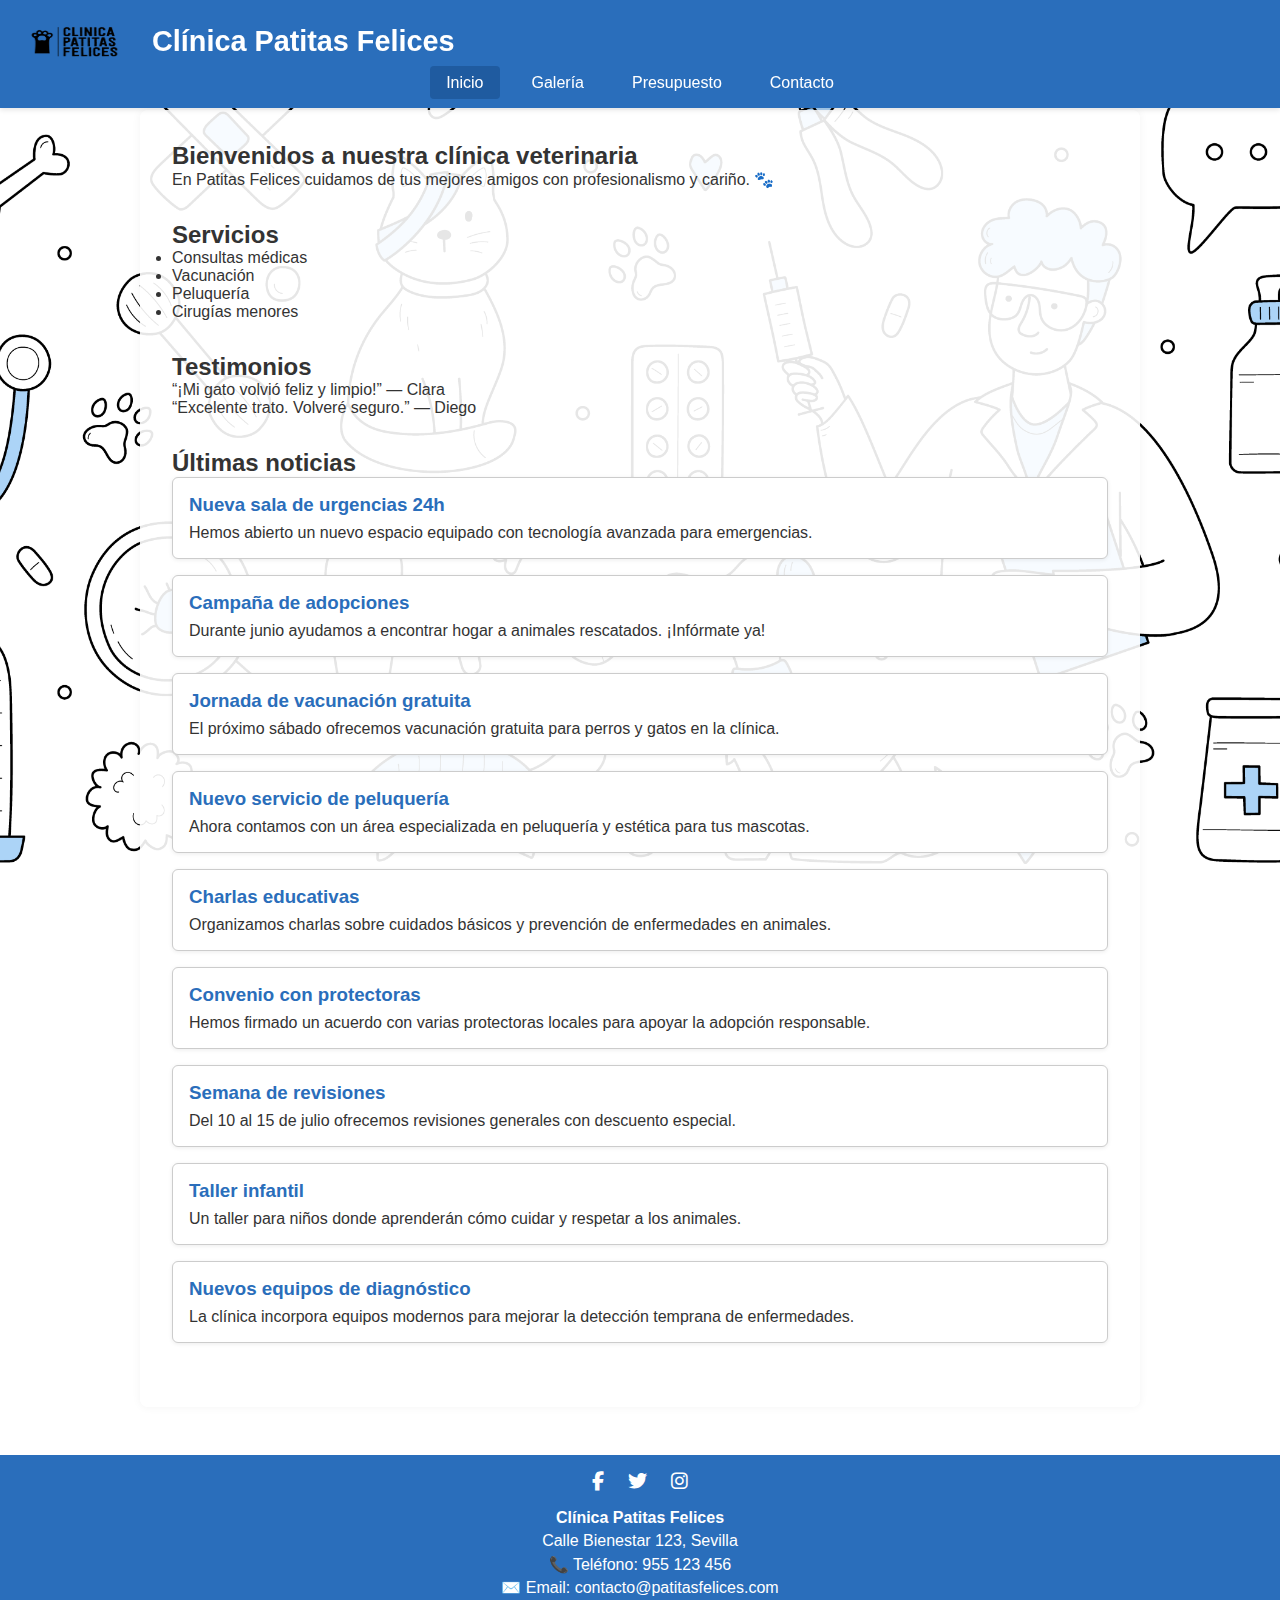
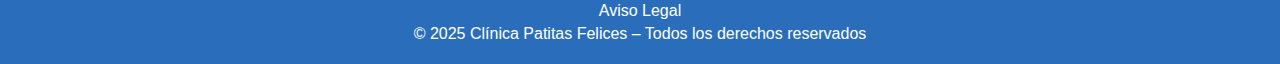
<file: index.html>
<!DOCTYPE html>
<html lang="es">
<head>
  <meta charset="UTF-8" /> <!-- Configuración de caracteres -->
  <meta name="viewport" content="width=device-width, initial-scale=1.0" /> <!-- Ajuste para móviles -->
  <title>Clínica Patitas Felices</title> <!-- Título de la página -->

  <!-- CSS principal -->
  <link rel="stylesheet" href="css/estilos.css" />

  <!-- Icono del sitio -->
  <link rel="icon" type="image/x-icon" href="favicon.ico" />

  <!-- Librería de iconos externos -->
  <link rel="stylesheet" href="https://cdnjs.cloudflare.com/ajax/libs/font-awesome/6.5.0/css/all.min.css" />
</head>
<body>
  <!-- Encabezado con logo y menú -->
  <header>
    <div class="logo-header">
      <!-- Dimensiones originales del logo -->
      <img src="logo-clinica1.png" alt="Logo Clínica Patitas Felices" width="240" height="100" />
      <h1>Clínica Patitas Felices</h1>
    </div>
    <nav>
      <ul>
        <li><a href="index.html" class="activo">Inicio</a></li>
        <li><a href="view/galeria.html">Galería</a></li>
        <li><a href="view/presupuesto.html">Presupuesto</a></li>
        <li><a href="view/contacto.html">Contacto</a></li>
      </ul>
    </nav>
  </header>

  <!-- Contenido principal -->
  <main>
    <!-- Sección de presentación -->
    <section id="presentacion">
      <h2>Bienvenidos a nuestra clínica veterinaria</h2>
      <p>En Patitas Felices cuidamos de tus mejores amigos con profesionalismo y cariño. 🐾</p>
    </section>

    <!-- Sección de servicios -->
    <section id="servicios">
      <h2>Servicios</h2>
      <ul>
        <li>Consultas médicas</li>
        <li>Vacunación</li>
        <li>Peluquería</li>
        <li>Cirugías menores</li>
      </ul>
    </section>

    <!-- Sección de testimonios -->
    <section id="testimonios">
      <h2>Testimonios</h2>
      <blockquote cite="#testimonio-clara">&ldquo;¡Mi gato volvió feliz y limpio!&rdquo; — Clara</blockquote>
      <blockquote cite="#testimonio-diego">&ldquo;Excelente trato. Volveré seguro.&rdquo; — Diego</blockquote>
    </section>

    <!-- Sección de noticias dinámicas -->
    <section id="noticias">
      <h2>Últimas noticias</h2>
      <!-- Contenedor donde se pintarán las noticias -->
      <div id="contenedorNoticias" aria-live="polite"></div>

      <!-- Mensaje si el usuario no tiene JavaScript -->
      <noscript>
        <p>Activa JavaScript para ver las últimas noticias.</p>
      </noscript>
    </section>
  </main>

  <!-- Pie de página -->
  <footer>
    <!-- Redes sociales -->
    <div class="redes-sociales">
      <a href="https://facebook.com" target="_blank" rel="noopener" aria-label="Facebook"><i class="fab fa-facebook-f"></i></a>
      <a href="https://twitter.com" target="_blank" rel="noopener" aria-label="Twitter"><i class="fab fa-twitter"></i></a>
      <a href="https://instagram.com" target="_blank" rel="noopener" aria-label="Instagram"><i class="fab fa-instagram"></i></a>
    </div>

    <!-- Información de contacto -->
    <div class="info-contacto">
      <p><strong>Clínica Patitas Felices</strong></p>
      <p>Calle Bienestar 123, Sevilla</p>
      <p>📞 Teléfono: <a href="tel:+34955123456">955 123 456</a></p>
      <p>✉️ Email: <a href="mailto:contacto@patitasfelices.com">contacto@patitasfelices.com</a></p>
    </div>

    <!-- Información legal -->
    <div class="legal">
      <p><a href="view/aviso-legal.html">Aviso Legal</a></p>
      <p>© 2025 Clínica Patitas Felices – Todos los derechos reservados</p>
    </div>
  </footer>

  <!-- Script para cargar noticias (ruta relativa desde la raíz) -->
  <script src="js/noticias.js"></script>
</body>
</html>
</file>
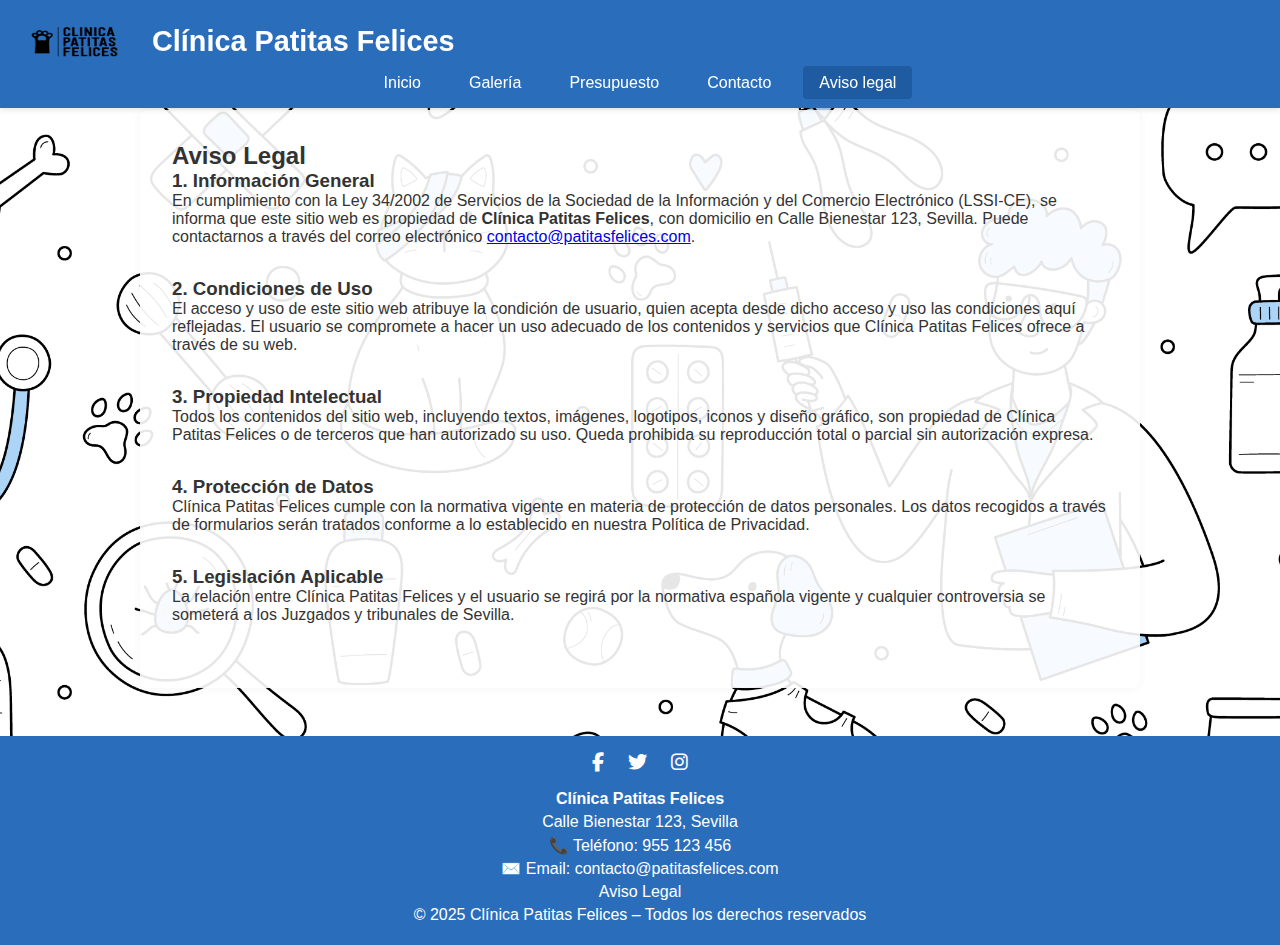
<file: view/aviso-legal.html>
<!DOCTYPE html>
<html lang="es">
<head>
  <meta charset="UTF-8" /> <!-- Configuración de caracteres -->
  <meta name="viewport" content="width=device-width, initial-scale=1.0" /> <!-- Ajuste para móviles -->
  <title>Aviso legal - Clínica Patitas Felices</title> <!-- Título de la página -->

  <!-- CSS principal -->
  <link rel="stylesheet" href="../css/estilos.css" />

  <!-- Icono del sitio -->
  <link rel="icon" type="image/x-icon" href="../favicon.ico" />

  <!-- Librería de iconos externos -->
  <link rel="stylesheet" href="https://cdnjs.cloudflare.com/ajax/libs/font-awesome/6.5.0/css/all.min.css" />
</head>
<body>
  <!-- Encabezado con logo y menú -->
  <header>
    <div class="logo-header">
      <!-- Dimensiones originales del logo -->
      <img src="../logo-clinica1.png" alt="Logo Clínica Patitas Felices" width="240" height="100" />
      <h1>Clínica Patitas Felices</h1>
    </div>
    <nav>
      <ul>
        <li><a href="../index.html">Inicio</a></li>
        <li><a href="galeria.html">Galería</a></li>
        <li><a href="presupuesto.html">Presupuesto</a></li>
        <li><a href="contacto.html">Contacto</a></li>
        <li><a href="aviso-legal.html" class="activo">Aviso legal</a></li>
      </ul>
    </nav>
  </header>

  <!-- Contenido principal -->
  <main class="contenido-aviso">
    <h2>Aviso Legal</h2>

    <!-- Sección de información general -->
    <section>
      <h3>1. Información General</h3>
      <p>En cumplimiento con la Ley 34/2002 de Servicios de la Sociedad de la Información y del Comercio Electrónico (LSSI-CE), se informa que este sitio web es propiedad de <strong>Clínica Patitas Felices</strong>, con domicilio en Calle Bienestar 123, Sevilla. Puede contactarnos a través del correo electrónico <a href="mailto:contacto@patitasfelices.com">contacto@patitasfelices.com</a>.</p>
    </section>

    <!-- Sección de condiciones de uso -->
    <section>
      <h3>2. Condiciones de Uso</h3>
      <p>El acceso y uso de este sitio web atribuye la condición de usuario, quien acepta desde dicho acceso y uso las condiciones aquí reflejadas. El usuario se compromete a hacer un uso adecuado de los contenidos y servicios que Clínica Patitas Felices ofrece a través de su web.</p>
    </section>

    <!-- Sección de propiedad intelectual -->
    <section>
      <h3>3. Propiedad Intelectual</h3>
      <p>Todos los contenidos del sitio web, incluyendo textos, imágenes, logotipos, iconos y diseño gráfico, son propiedad de Clínica Patitas Felices o de terceros que han autorizado su uso. Queda prohibida su reproducción total o parcial sin autorización expresa.</p>
    </section>

    <!-- Sección de protección de datos -->
    <section>
      <h3>4. Protección de Datos</h3>
      <p>Clínica Patitas Felices cumple con la normativa vigente en materia de protección de datos personales. Los datos recogidos a través de formularios serán tratados conforme a lo establecido en nuestra Política de Privacidad.</p>
    </section>

    <!-- Sección de legislación aplicable -->
    <section>
      <h3>5. Legislación Aplicable</h3>
      <p>La relación entre Clínica Patitas Felices y el usuario se regirá por la normativa española vigente y cualquier controversia se someterá a los Juzgados y tribunales de Sevilla.</p>
    </section>
  </main>

  <!-- Pie de página -->
  <footer>
    <!-- Redes sociales -->
    <div class="redes-sociales">
      <a href="https://facebook.com" target="_blank" aria-label="Facebook"><i class="fab fa-facebook-f"></i></a>
      <a href="https://twitter.com" target="_blank" aria-label="Twitter"><i class="fab fa-twitter"></i></a>
      <a href="https://instagram.com" target="_blank" aria-label="Instagram"><i class="fab fa-instagram"></i></a>
    </div>

    <!-- Información de contacto -->
    <div class="info-contacto">
      <p><strong>Clínica Patitas Felices</strong></p>
      <p>Calle Bienestar 123, Sevilla</p>
      <p>📞 Teléfono: <a href="tel:+34955123456">955 123 456</a></p>
      <p>✉️ Email: <a href="mailto:contacto@patitasfelices.com">contacto@patitasfelices.com</a></p>
    </div>

    <!-- Información legal -->
    <div class="legal">
      <p><a href="aviso-legal.html">Aviso Legal</a></p>
      <p>© 2025 Clínica Patitas Felices – Todos los derechos reservados</p>
    </div>
  </footer>
</body>
</html>
</file>
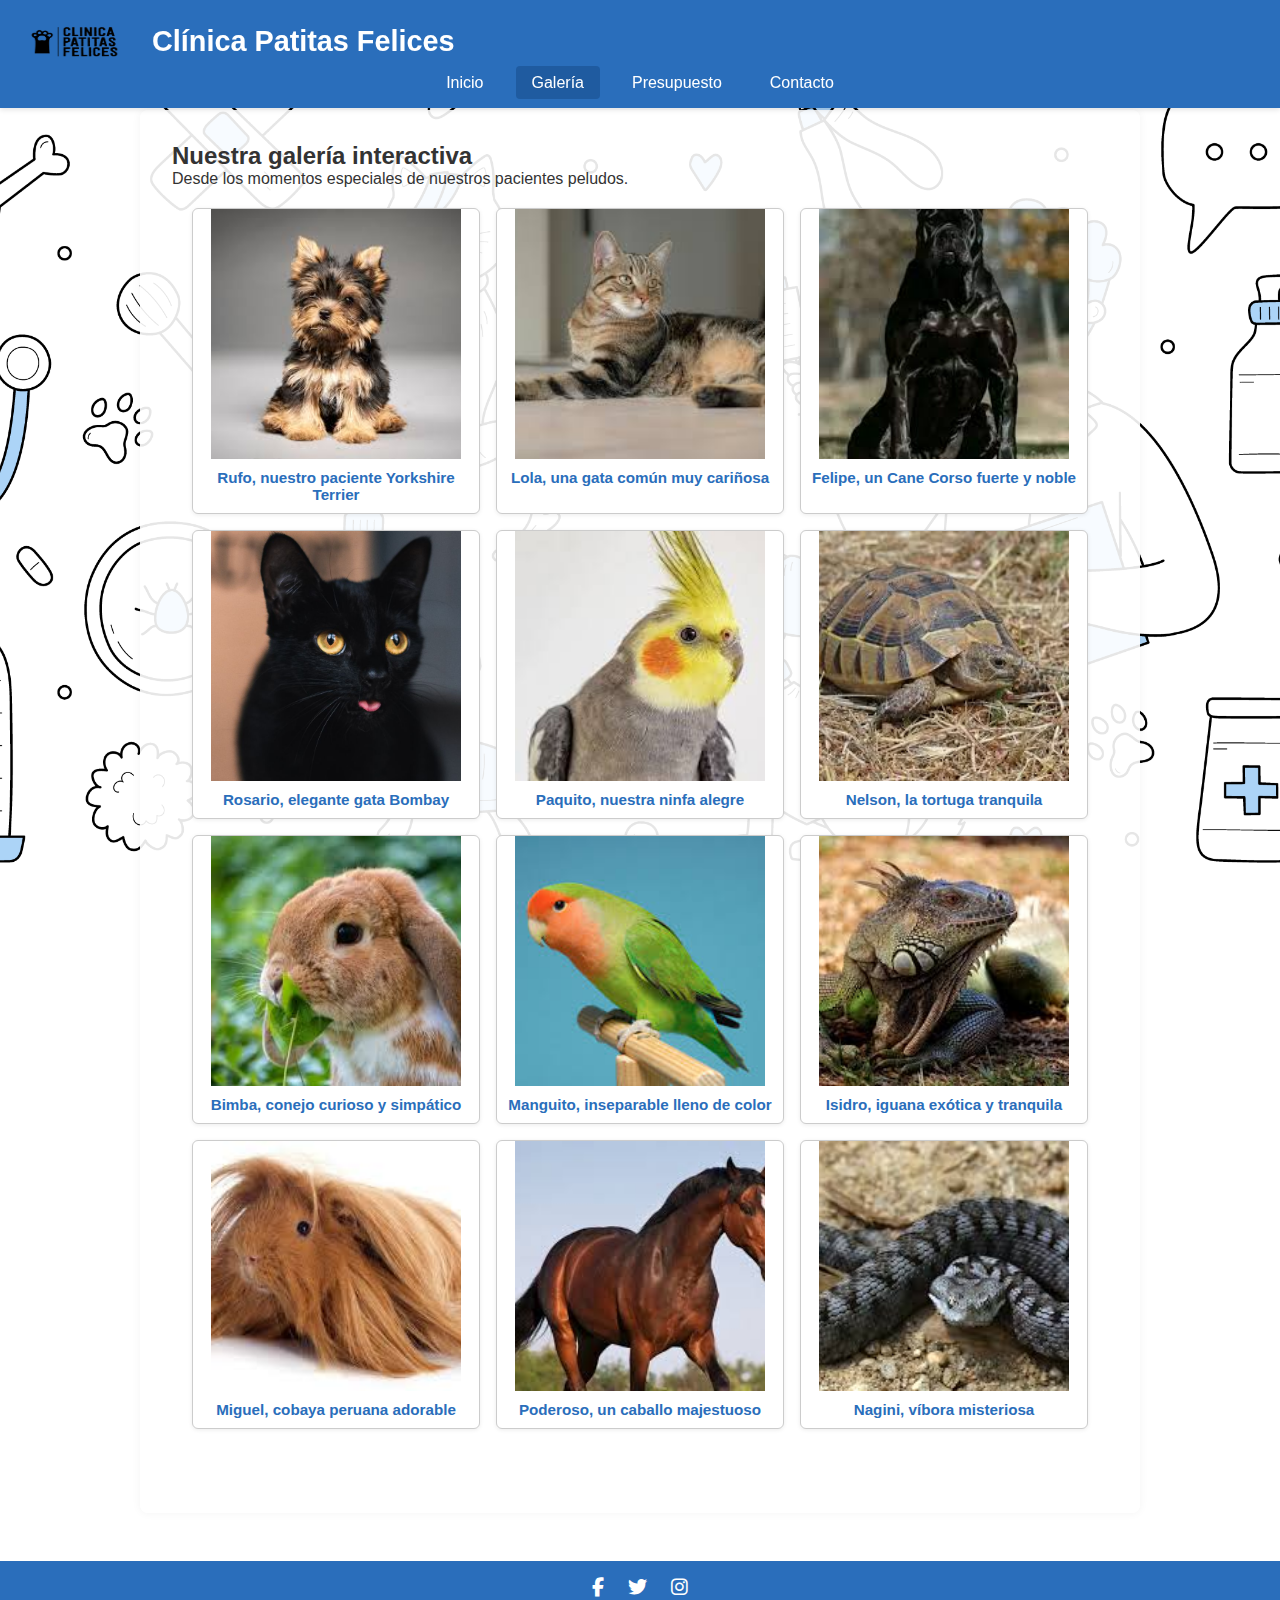
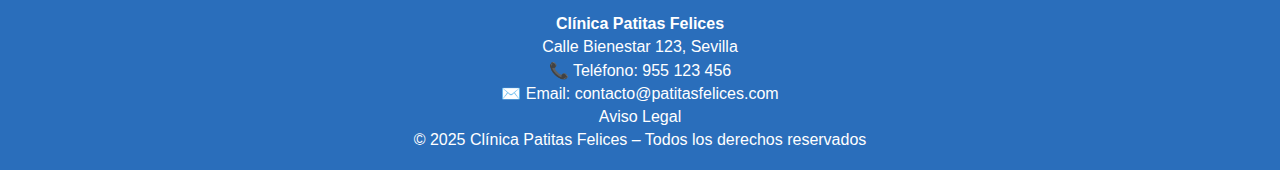
<file: view/galeria.html>
<!DOCTYPE html>
<html lang="es">
<head>
  <meta charset="UTF-8" /> <!-- Configuración de caracteres -->
  <meta name="viewport" content="width=device-width, initial-scale=1.0" /> <!-- Ajuste para móviles -->
  <title>Galería - Clínica Patitas Felices</title> <!-- Título de la página -->

  <!-- CSS principal -->
  <link rel="stylesheet" href="../css/estilos.css" />

  <!-- Icono del sitio -->
  <link rel="icon" type="image/x-icon" href="../favicon.ico" />

  <!-- Librería de iconos externos -->
  <link rel="stylesheet" href="https://cdnjs.cloudflare.com/ajax/libs/font-awesome/6.5.0/css/all.min.css" />
</head>
<body>
  <!-- Encabezado con logo y menú -->
  <header>
    <div class="logo-header">
      <!-- Dimensiones originales del logo (ejemplo: 240x100) -->
      <img src="../logo-clinica1.png" alt="Logo Clínica Patitas Felices" width="240" height="100" />
      <h1>Clínica Patitas Felices</h1>
    </div>
    <nav>
      <ul>
        <li><a href="../index.html">Inicio</a></li>
        <li><a href="galeria.html" class="activo">Galería</a></li>
        <li><a href="presupuesto.html">Presupuesto</a></li>
        <li><a href="contacto.html">Contacto</a></li>
      </ul>
    </nav>
  </header>

  <!-- Contenido principal -->
  <main>
    <!-- Sección de galería -->
    <section id="galeria-section">
      <h2>Nuestra galería interactiva</h2>
      <p>Desde los momentos especiales de nuestros pacientes peludos.</p>

      <!-- Contenedor donde se cargarán las imágenes -->
      <div class="galeria-container" id="galeria">
        <!-- Imágenes dinámicas -->
      </div>
    </section>
  </main>

  <!-- Pie de página -->
  <footer>
    <!-- Redes sociales -->
    <div class="redes-sociales">
      <a href="https://facebook.com" target="_blank" aria-label="Facebook"><i class="fab fa-facebook-f"></i></a>
      <a href="https://twitter.com" target="_blank" aria-label="Twitter"><i class="fab fa-twitter"></i></a>
      <a href="https://instagram.com" target="_blank" aria-label="Instagram"><i class="fab fa-instagram"></i></a>
    </div>

    <!-- Información de contacto -->
    <div class="info-contacto">
      <p><strong>Clínica Patitas Felices</strong></p>
      <p>Calle Bienestar 123, Sevilla</p>
      <p>📞 Teléfono: <a href="tel:+34955123456">955 123 456</a></p>
      <p>✉️ Email: <a href="mailto:contacto@patitasfelices.com">contacto@patitasfelices.com</a></p>
    </div>

    <!-- Información legal -->
    <div class="legal">
      <p><a href="aviso-legal.html">Aviso Legal</a></p>
      <p>© 2025 Clínica Patitas Felices – Todos los derechos reservados</p>
    </div>
  </footer>

  <!-- Script para cargar la galería -->
  <script src="../js/galeria.js"></script>
</body>
</html>
</file>
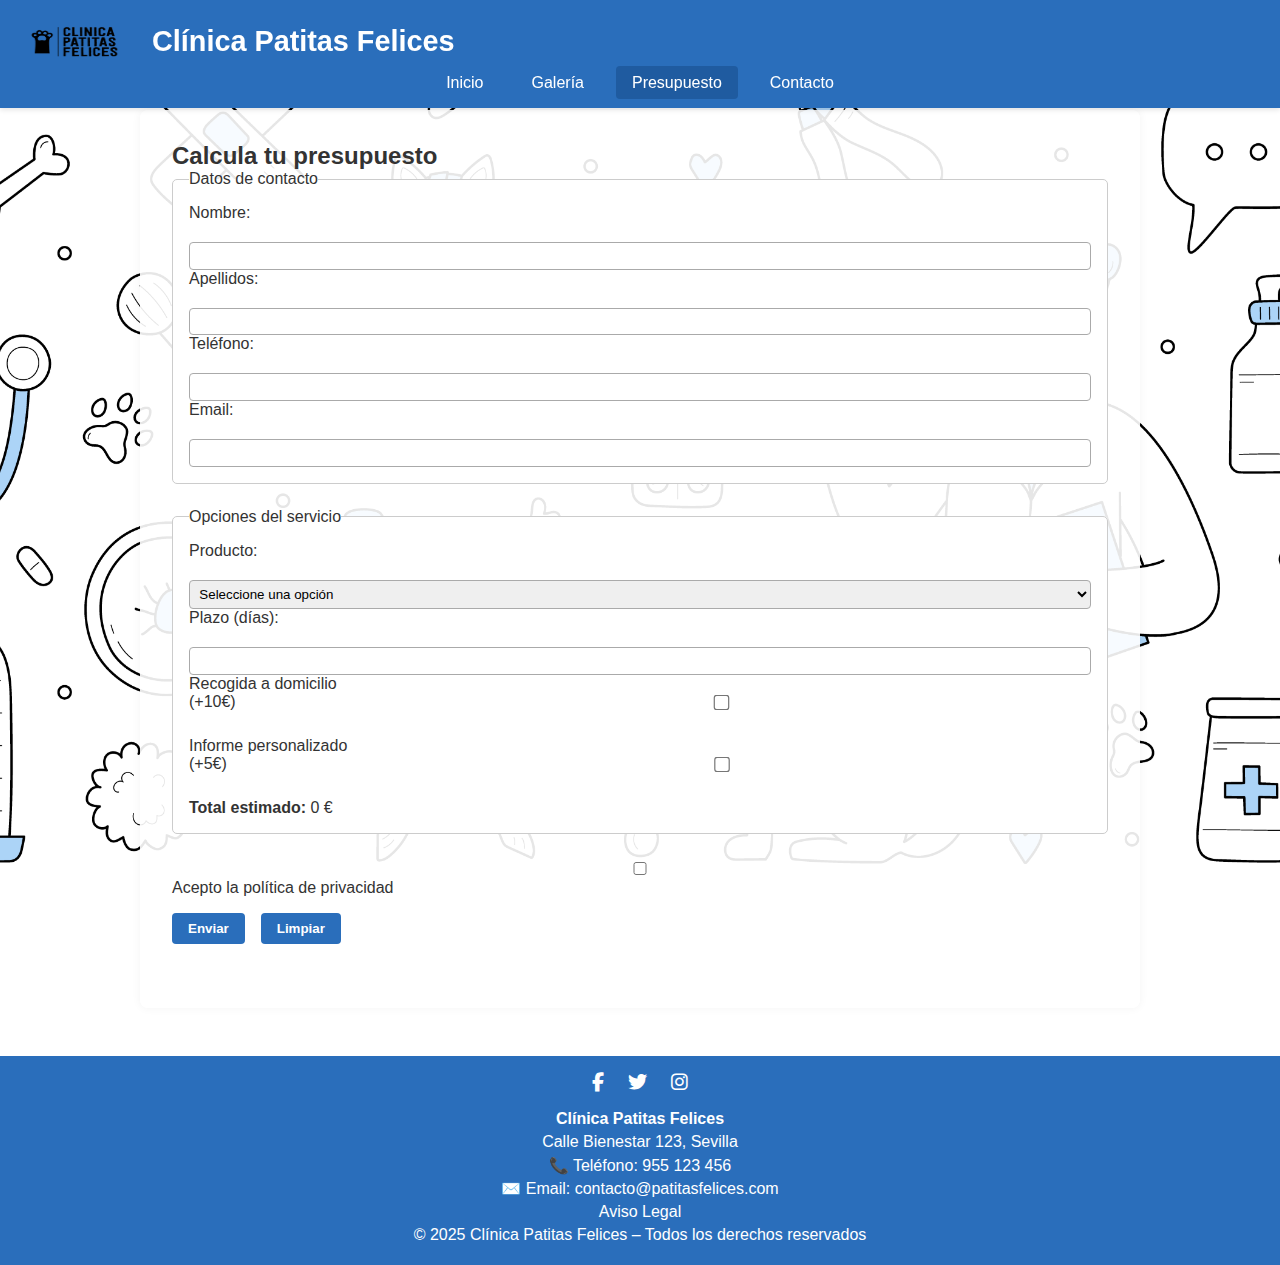
<file: view/presupuesto.html>
<!DOCTYPE html>
<html lang="es">
<head>
  <meta charset="UTF-8" /> <!-- Configuración de caracteres -->
  <meta name="viewport" content="width=device-width, initial-scale=1.0" /> <!-- Ajuste para móviles -->
  <title>Presupuesto - Clínica Patitas Felices</title> <!-- Título de la página -->

  <!-- CSS principal -->
  <link rel="stylesheet" href="../css/estilos.css" />

  <!-- Icono del sitio -->
  <link rel="icon" type="image/x-icon" href="../favicon.ico" />

  <!-- Librería de iconos externos -->
  <link rel="stylesheet" href="https://cdnjs.cloudflare.com/ajax/libs/font-awesome/6.5.0/css/all.min.css" />
</head>
<body>
  <!-- Encabezado con logo y menú -->
  <header>
    <div class="logo-header">
      <!-- Dimensiones originales del logo -->
      <img src="../logo-clinica1.png" alt="Logo Clínica Patitas Felices" width="240" height="100" />
      <h1>Clínica Patitas Felices</h1>
    </div>
    <nav>
      <ul>
        <li><a href="../index.html">Inicio</a></li>
        <li><a href="galeria.html">Galería</a></li>
        <li><a href="presupuesto.html" class="activo">Presupuesto</a></li>
        <li><a href="contacto.html">Contacto</a></li>
      </ul>
    </nav>
  </header>

  <!-- Contenido principal -->
  <main>
    <section id="presupuesto">
      <h2>Calcula tu presupuesto</h2>

      <!-- Formulario de presupuesto -->
      <form id="formularioPresupuesto" action="#" method="post" autocomplete="on">
        <!-- Datos de contacto -->
        <fieldset>
          <legend>Datos de contacto</legend>

          <label for="nombre">Nombre:</label>
          <input type="text" id="nombre" name="nombre" required minlength="2" />

          <label for="apellidos">Apellidos:</label>
          <input type="text" id="apellidos" name="apellidos" required minlength="2" />

          <label for="telefono">Teléfono:</label>
          <input type="tel" id="telefono" name="telefono" required inputmode="tel" />

          <label for="email">Email:</label>
          <input type="email" id="email" name="email" required autocomplete="email" />
        </fieldset>

        <!-- Opciones del servicio -->
        <fieldset>
          <legend>Opciones del servicio</legend>

          <label for="producto">Producto:</label>
          <select id="producto" name="producto" required>
            <option value="" selected disabled>Seleccione una opción</option>
            <option value="consulta" data-precio="25">Consulta - 25€</option>
            <option value="peluqueria" data-precio="30">Peluquería - 30€</option>
            <option value="vacunas" data-precio="20">Vacunas - 20€</option>
          </select>

          <label for="plazo">Plazo (días):</label>
          <input type="number" id="plazo" name="plazo" min="1" max="30" />

          <!-- Extras con checkbox -->
          <div class="extra-opcion">
            <label for="recogida">Recogida a domicilio (+10€)</label>
            <input type="checkbox" class="extra" id="recogida" value="10" />
          </div>
          <div class="extra-opcion">
            <label for="informe">Informe personalizado (+5€)</label>
            <input type="checkbox" class="extra" id="informe" value="5" />
          </div>

          <!-- Resultado del cálculo -->
          <p><strong>Total estimado:</strong> <span id="resultado" aria-live="polite">0 €</span></p>
        </fieldset>

        <!-- Condiciones -->
        <div class="condiciones">
          <input type="checkbox" id="condiciones" required />
          <label for="condiciones">Acepto la política de privacidad</label>
        </div>

        <!-- Botones de acción -->
        <div class="botones">
          <button type="submit">Enviar</button>
          <button type="reset">Limpiar</button>
        </div>
      </form>
    </section>
  </main>

  <!-- Pie de página -->
  <footer>
    <!-- Redes sociales -->
    <div class="redes-sociales">
      <a href="https://facebook.com" target="_blank" aria-label="Facebook"><i class="fab fa-facebook-f"></i></a>
      <a href="https://twitter.com" target="_blank" aria-label="Twitter"><i class="fab fa-twitter"></i></a>
      <a href="https://instagram.com" target="_blank" aria-label="Instagram"><i class="fab fa-instagram"></i></a>
    </div>

    <!-- Información de contacto -->
    <div class="info-contacto">
      <p><strong>Clínica Patitas Felices</strong></p>
      <p>Calle Bienestar 123, Sevilla</p>
      <p>📞 Teléfono: <a href="tel:+34955123456">955 123 456</a></p>
      <p>✉️ Email: <a href="mailto:contacto@patitasfelices.com">contacto@patitasfelices.com</a></p>
    </div>

    <!-- Información legal -->
    <div class="legal">
      <p><a href="aviso-legal.html">Aviso Legal</a></p>
      <p>© 2025 Clínica Patitas Felices – Todos los derechos reservados</p>
    </div>
  </footer>

  <!-- Scripts para validaciones y cálculo -->
  <script src="../js/validaciones.js"></script>
  <script src="../js/presupuesto.js"></script>
</body>
</html>
</file>
<file: css/estilos.css>
/* Variables de color principal y hover */
:root {
  --color-principal: #2A6EBB;
  --color-hover: #1F5BA0;
}

/* Reset general de márgenes y relleno */
* {
  margin: 0;
  padding: 0;
  box-sizing: border-box;
}

/* Estilos generales del cuerpo */
body {
  font-family: 'Segoe UI', sans-serif;
  background: url("../images/fondoclinica.jpg") no-repeat center center fixed;
  background-size: cover;
  color: #333;
  padding-top: 70px; /* espacio para el header fijo */
}

/* Encabezado */
header {
  background-color: var(--color-principal);
  color: white;
  padding: 1rem;
  position: fixed;
  top: 0;
  width: 100%;
  z-index: 1000;
  box-shadow: 0 2px 5px rgba(0,0,0,0.1);
}

.logo-header {
  display: flex;
  align-items: center;
  gap: 1rem;
  margin-bottom: 0.5rem;
}

/* Redimensionamos el logo con CSS (HTML lleva dimensiones originales) */
.logo-header img {
  width: 120px;   /* tamaño visual */
  height: 50px;   /* tamaño visual */
}

.logo-header h1 {
  font-size: 1.8rem;
  font-weight: bold;
}

/* Navegación */
nav ul {
  display: flex;
  justify-content: center;
  flex-wrap: wrap;
  gap: 1em;
  list-style: none;
}

nav ul li a {
  text-decoration: none;
  color: white;
  padding: 0.5em 1em;
}

nav ul li a.activo,
nav ul li a:hover {
  background-color: var(--color-hover);
  border-radius: 4px;
}

/* Contenido principal */
main {
  padding: 2rem;
  max-width: 1000px;
  margin: 40px auto 0 auto;
  background-color: rgba(255, 255, 255, 0.9);
  border-radius: 8px;
  box-shadow: 0 0 10px rgba(0,0,0,0.05);
}

section {
  margin-bottom: 2rem;
}

/* Noticias */
.noticia {
  border: 1px solid #ccc;
  border-radius: 6px;
  background-color: #fff;
  padding: 1rem;
  margin-bottom: 1rem;
  box-shadow: 0 1px 4px rgba(0,0,0,0.08);
}

.noticia h3 {
  color: var(--color-principal);
  margin-bottom: 0.5rem;
}

.noticia p {
  margin: 0;
  color: #333;
}

/* Formularios */
fieldset {
  border: 1px solid #ccc;
  padding: 1rem;
  border-radius: 5px;
  background-color: #fff;
  margin-bottom: 1.5rem;
}

label {
  display: block;
  margin-bottom: 1em;
  font-weight: 500;
  cursor: pointer;
}

input, select {
  width: 100%;
  padding: 0.4em;
  margin-top: 0.3em;
  border-radius: 4px;
  border: 1px solid #aaa;
}

/* Alineación de extras con checkbox a la derecha */
.extra-opcion {
  display: flex;
  align-items: center;
  margin-bottom: 10px;
}

.extra-opcion label {
  font-weight: 500;
  cursor: pointer;
}

.extra-opcion input[type="checkbox"] {
  transform: scale(1.2);
  cursor: pointer;
  margin-left: auto; /* empuja el checkbox al extremo derecho */
}

/* Botones del formulario */
.botones {
  display: flex;
  gap: 1rem;
  margin-top: 1rem;
}

.botones button {
  padding: 0.6em 1.2em;
  border: none;
  border-radius: 4px;
  background-color: var(--color-principal);
  color: white;
  font-weight: bold;
  cursor: pointer;
  transition: background-color 0.2s ease;
}

.botones button:hover {
  background-color: var(--color-hover);
}

/* Galería */
.galeria-container {
  display: grid;
  grid-template-columns: repeat(3, 1fr);
  gap: 16px;
  padding: 20px;
}

.galeria-item {
  text-align: center;
  border: 1px solid #ccc;
  border-radius: 6px;
  overflow: hidden;
  background-color: #fff;
  box-shadow: 0 1px 4px rgba(0,0,0,0.08);
  transition: transform 0.2s ease;
  padding-bottom: 6px;
}

.galeria-item:hover {
  transform: scale(1.02);
}

/* Redimensionamos las imágenes de la galería con CSS (HTML lleva dimensiones originales) */
.galeria-item img {
  width: 250px;   /* tamaño visual */
  height: 250px;  /* tamaño visual */
  object-fit: cover;
  display: block;
  margin: 0 auto 6px;
}

.galeria-item figcaption {
  font-size: 0.95em;
  font-weight: 600;
  color: var(--color-principal);
  padding: 4px 8px;
}

/* Footer */
footer {
  background-color: var(--color-principal);
  color: white;
  padding: 1rem;
  text-align: center;
  margin-top: 3rem;
}

footer a {
  color: white;
  text-decoration: none;
}

footer .redes-sociales {
  margin-bottom: 1em;
}

footer .redes-sociales a {
  margin: 0 10px;
  font-size: 1.2em;
}

footer .info-contacto p,
footer .legal p {
  margin: 0.3em 0;
}

/* Mapa y nota explicativa */
#mapa {
  width: 100%;
  height: 400px;
  margin-bottom: 1em;
}

.nota-mapa {
  font-size: 0.9em;
  color: #555;
  background-color: #f4f4f4;
  padding: 0.8em;
  border-left: 4px solid var(--color-principal);
  margin-bottom: 2em;
  border-radius: 4px;
}
</file>
